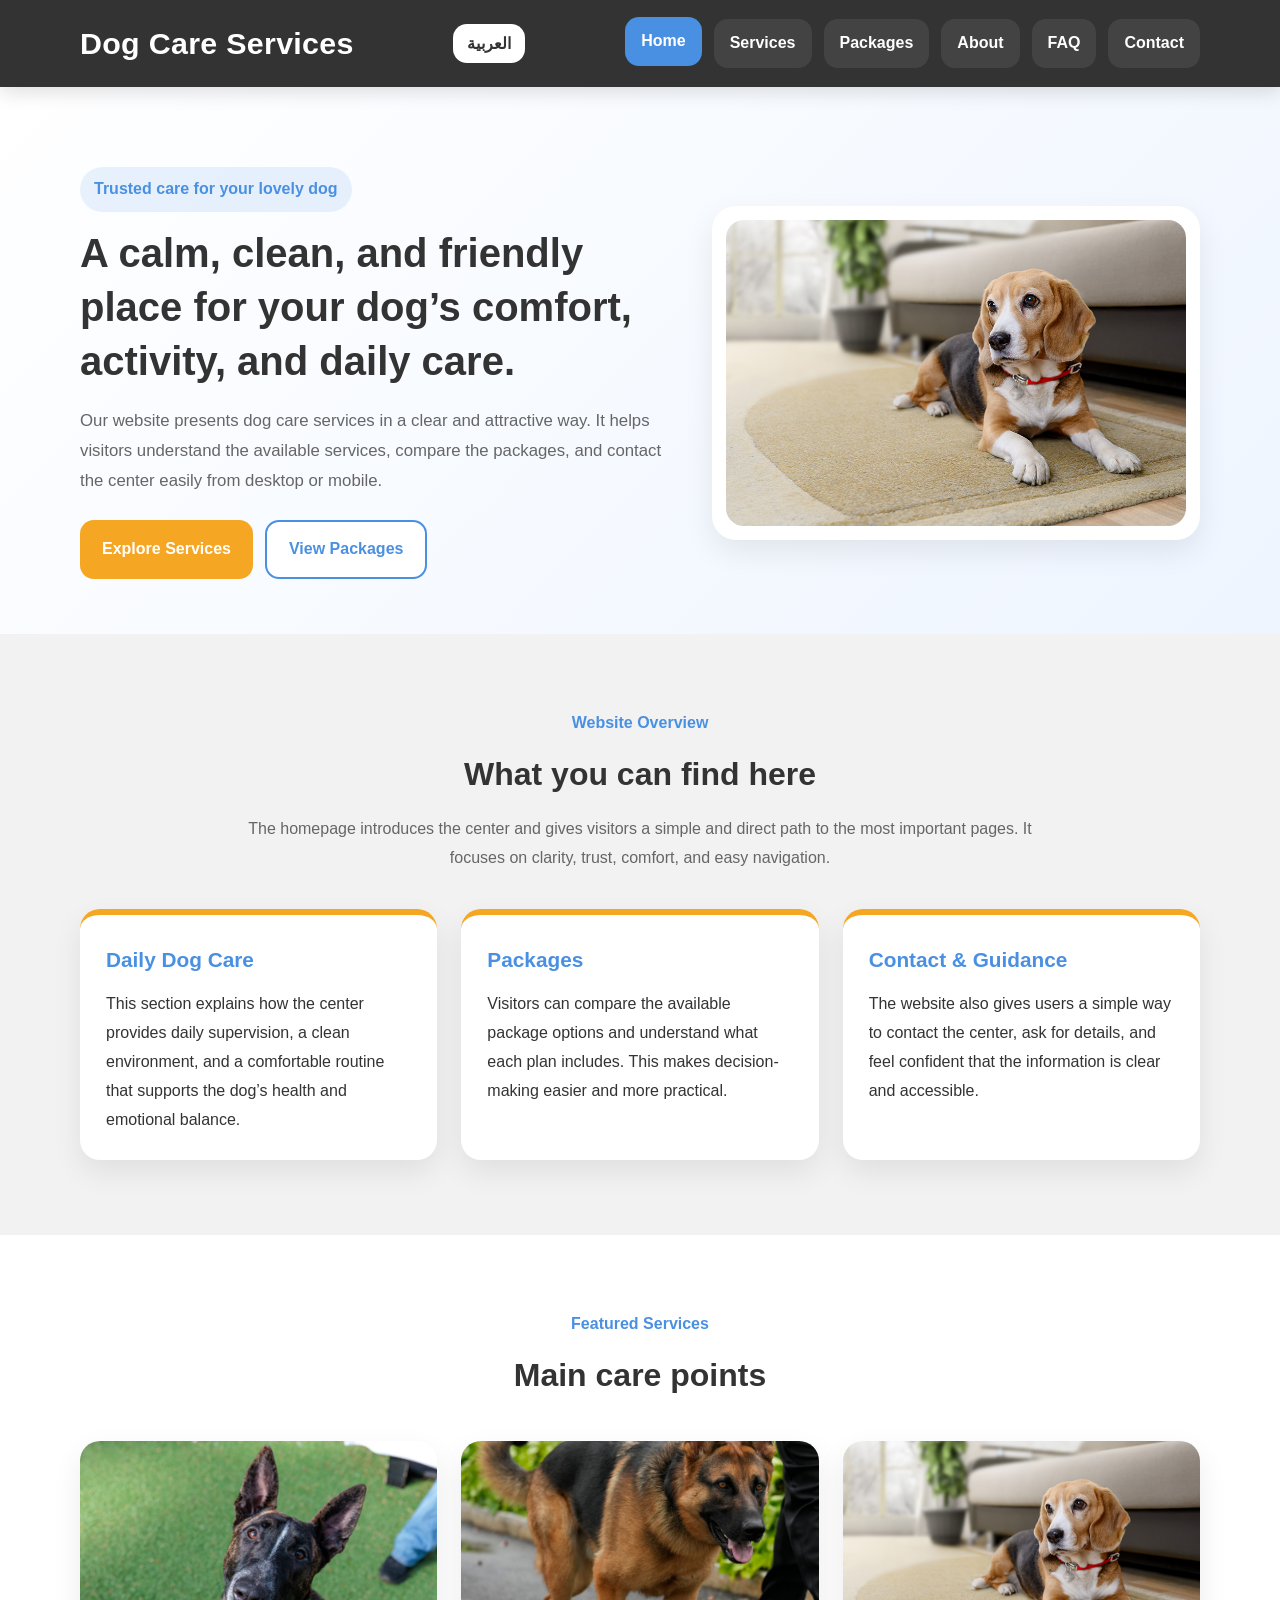
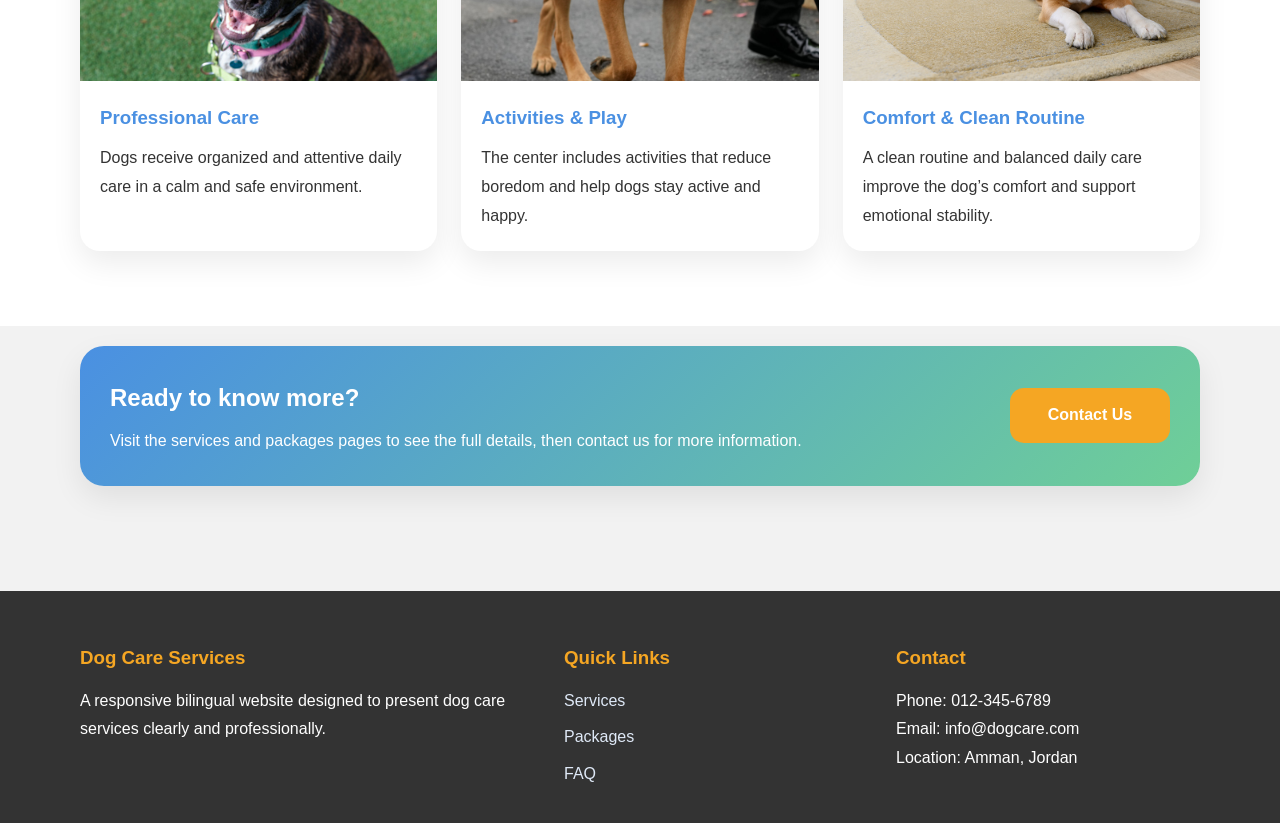
<file: dog-care-website v2/index.html>
<!DOCTYPE html>
<html lang="en" dir="ltr">
<head>
  <meta charset="UTF-8" />
  <meta name="viewport" content="width=device-width, initial-scale=1.0" />
  <title>Dog Care Services - Home</title>
  <link rel="stylesheet" href="css/style.css" />
</head>
<body data-title-en="Dog Care Services - Home" data-title-ar="خدمات رعاية الكلاب - الرئيسية">

  <header class="site-header">
    <div class="container header-wrap">
      <a href="index.html" class="brand" data-en="Dog Care Services" data-ar="خدمات رعاية الكلاب">Dog Care Services</a>

      <div class="header-actions">
        <button class="lang-btn" id="lang-toggle" type="button">العربية</button>
        <button class="menu-btn" id="menu-toggle" type="button">☰</button>
      </div>

      <nav class="site-nav" id="nav-menu">
        <a href="index.html" class="active" data-en="Home" data-ar="الرئيسية">Home</a>
        <a href="services.html" data-en="Services" data-ar="الخدمات">Services</a>
        <a href="packages.html" data-en="Packages" data-ar="الحزم">Packages</a>
        <a href="about.html" data-en="About" data-ar="عن الشركة">About</a>
        <a href="faq.html" data-en="FAQ" data-ar="الأسئلة الشائعة">FAQ</a>
        <a href="contact.html" data-en="Contact" data-ar="تواصل معنا">Contact</a>
      </nav>
    </div>
  </header>

  <main>
    <section class="hero-section">
      <div class="container hero-grid">
        <div class="hero-text">
          <span class="eyebrow" data-en="Trusted care for your lovely dog" data-ar="رعاية موثوقة لكلبك العزيز">Trusted care for your lovely dog</span>
          <h1 data-en="A calm, clean, and friendly place for your dog’s comfort, activity, and daily care." data-ar="مكان هادئ ونظيف وودود لراحة كلبك ونشاطه ورعايته اليومية.">
            A calm, clean, and friendly place for your dog’s comfort, activity, and daily care.
          </h1>
          <p data-en="Our website presents dog care services in a clear and attractive way. It helps visitors understand the available services, compare the packages, and contact the center easily from desktop or mobile." data-ar="يعرض موقعنا خدمات رعاية الكلاب بطريقة واضحة وجذابة. ويساعد الزائر على فهم الخدمات المتاحة، ومقارنة الحزم، والتواصل مع المركز بسهولة من الكمبيوتر أو الهاتف.">
            Our website presents dog care services in a clear and attractive way. It helps visitors understand the available services, compare the packages, and contact the center easily from desktop or mobile.
          </p>
          <div class="hero-buttons">
            <a class="primary-btn" href="services.html" data-en="Explore Services" data-ar="استكشف الخدمات">Explore Services</a>
            <a class="secondary-btn" href="packages.html" data-en="View Packages" data-ar="عرض الحزم">View Packages</a>
          </div>
        </div>

        <div class="hero-image-card">
          <img src="images/small-breeds-hero.png" alt="Dog hero image" />
        </div>
      </div>
    </section>

    <section class="section">
      <div class="container">
        <div class="section-heading">
          <span data-en="Website Overview" data-ar="نظرة عامة على الموقع">Website Overview</span>
          <h2 data-en="What you can find here" data-ar="ماذا يمكنك أن تجد هنا">What you can find here</h2>
          <p data-en="The homepage introduces the center and gives visitors a simple and direct path to the most important pages. It focuses on clarity, trust, comfort, and easy navigation." data-ar="تقدم الصفحة الرئيسية المركز وتمنح الزائر مسارًا بسيطًا ومباشرًا إلى أهم الصفحات. وتركز على الوضوح والثقة والراحة وسهولة التنقل.">
            The homepage introduces the center and gives visitors a simple and direct path to the most important pages. It focuses on clarity, trust, comfort, and easy navigation.
          </p>
        </div>

        <div class="card-grid three-cols">
          <article class="info-card">
            <h3 data-en="Daily Dog Care" data-ar="الرعاية اليومية للكلاب">Daily Dog Care</h3>
            <p data-en="This section explains how the center provides daily supervision, a clean environment, and a comfortable routine that supports the dog’s health and emotional balance." data-ar="يوضح هذا القسم كيف يوفر المركز الإشراف اليومي، والبيئة النظيفة، والروتين المريح الذي يدعم صحة الكلب وتوازنه النفسي.">
              This section explains how the center provides daily supervision, a clean environment, and a comfortable routine that supports the dog’s health and emotional balance.
            </p>
          </article>

          <article class="info-card">
            <h3 data-en="Packages" data-ar="الحزم">Packages</h3>
            <p data-en="Visitors can compare the available package options and understand what each plan includes. This makes decision-making easier and more practical." data-ar="يمكن للزائر مقارنة خيارات الحزم المتاحة وفهم ما تتضمنه كل خطة. وهذا يجعل اتخاذ القرار أسهل وأكثر عملية.">
              Visitors can compare the available package options and understand what each plan includes. This makes decision-making easier and more practical.
            </p>
          </article>

          <article class="info-card">
            <h3 data-en="Contact & Guidance" data-ar="التواصل والإرشاد">Contact & Guidance</h3>
            <p data-en="The website also gives users a simple way to contact the center, ask for details, and feel confident that the information is clear and accessible." data-ar="كما يمنح الموقع المستخدم طريقة بسيطة للتواصل مع المركز وطلب التفاصيل والشعور بالثقة في أن المعلومات واضحة وسهلة الوصول.">
              The website also gives users a simple way to contact the center, ask for details, and feel confident that the information is clear and accessible.
            </p>
          </article>
        </div>
      </div>
    </section>

    <section class="section alt-bg">
      <div class="container">
        <div class="section-heading">
          <span data-en="Featured Services" data-ar="الخدمات المميزة">Featured Services</span>
          <h2 data-en="Main care points" data-ar="أهم نقاط الرعاية">Main care points</h2>
        </div>

        <div class="service-highlight-grid">
          <article class="image-card">
            <img src="images/7a36758b-779e-4fc8-817e-d73d545b0ef6.png" alt="Professional care" />
            <div class="image-card-text">
              <h3 data-en="Professional Care" data-ar="رعاية احترافية">Professional Care</h3>
              <p data-en="Dogs receive organized and attentive daily care in a calm and safe environment." data-ar="تتلقى الكلاب رعاية يومية منظمة ومهتمة داخل بيئة هادئة وآمنة.">
                Dogs receive organized and attentive daily care in a calm and safe environment.
              </p>
            </div>
          </article>

          <article class="image-card">
            <img src="images/dog-activity.png" alt="Dog activity" />
            <div class="image-card-text">
              <h3 data-en="Activities & Play" data-ar="الأنشطة واللعب">Activities & Play</h3>
              <p data-en="The center includes activities that reduce boredom and help dogs stay active and happy." data-ar="يتضمن المركز أنشطة تقلل الملل وتساعد الكلاب على البقاء نشيطة وسعيدة.">
                The center includes activities that reduce boredom and help dogs stay active and happy.
              </p>
            </div>
          </article>

          <article class="image-card">
            <img src="images/small-breeds-hero.png" alt="Dog comfort" />
            <div class="image-card-text">
              <h3 data-en="Comfort & Clean Routine" data-ar="الراحة والروتين النظيف">Comfort & Clean Routine</h3>
              <p data-en="A clean routine and balanced daily care improve the dog’s comfort and support emotional stability." data-ar="يساعد الروتين النظيف والرعاية اليومية المتوازنة على تحسين راحة الكلب ودعم استقراره النفسي.">
                A clean routine and balanced daily care improve the dog’s comfort and support emotional stability.
              </p>
            </div>
          </article>
        </div>
      </div>
    </section>

    <section class="cta-section">
      <div class="container cta-box">
        <div>
          <h2 data-en="Ready to know more?" data-ar="هل أنت جاهز لمعرفة المزيد؟">Ready to know more?</h2>
          <p data-en="Visit the services and packages pages to see the full details, then contact us for more information." data-ar="انتقل إلى صفحات الخدمات والحزم للاطلاع على التفاصيل الكاملة، ثم تواصل معنا لمزيد من المعلومات.">
            Visit the services and packages pages to see the full details, then contact us for more information.
          </p>
        </div>
        <a href="contact.html" class="primary-btn" data-en="Contact Us" data-ar="تواصل معنا">Contact Us</a>
      </div>
    </section>
  </main>

  <footer class="site-footer">
    <div class="container footer-grid">
      <div>
        <h3 data-en="Dog Care Services" data-ar="خدمات رعاية الكلاب">Dog Care Services</h3>
        <p data-en="A responsive bilingual website designed to present dog care services clearly and professionally." data-ar="موقع ثنائي اللغة ومتجاوب صُمم لعرض خدمات رعاية الكلاب بطريقة واضحة واحترافية.">
          A responsive bilingual website designed to present dog care services clearly and professionally.
        </p>
      </div>
      <div>
        <h3 data-en="Quick Links" data-ar="روابط سريعة">Quick Links</h3>
        <ul class="footer-links">
          <li><a href="services.html" data-en="Services" data-ar="الخدمات">Services</a></li>
          <li><a href="packages.html" data-en="Packages" data-ar="الحزم">Packages</a></li>
          <li><a href="faq.html" data-en="FAQ" data-ar="الأسئلة الشائعة">FAQ</a></li>
        </ul>
      </div>
      <div>
        <h3 data-en="Contact" data-ar="التواصل">Contact</h3>
        <p data-en="Phone: 012-345-6789" data-ar="الهاتف: 012-345-6789">Phone: 012-345-6789</p>
        <p data-en="Email: info@dogcare.com" data-ar="البريد: info@dogcare.com">Email: info@dogcare.com</p>
        <p data-en="Location: Amman, Jordan" data-ar="الموقع: عمّان، الأردن">Location: Amman, Jordan</p>
      </div>
    </div>
  </footer>

  <script src="js/script.js"></script>
</body>
</html>
</file>
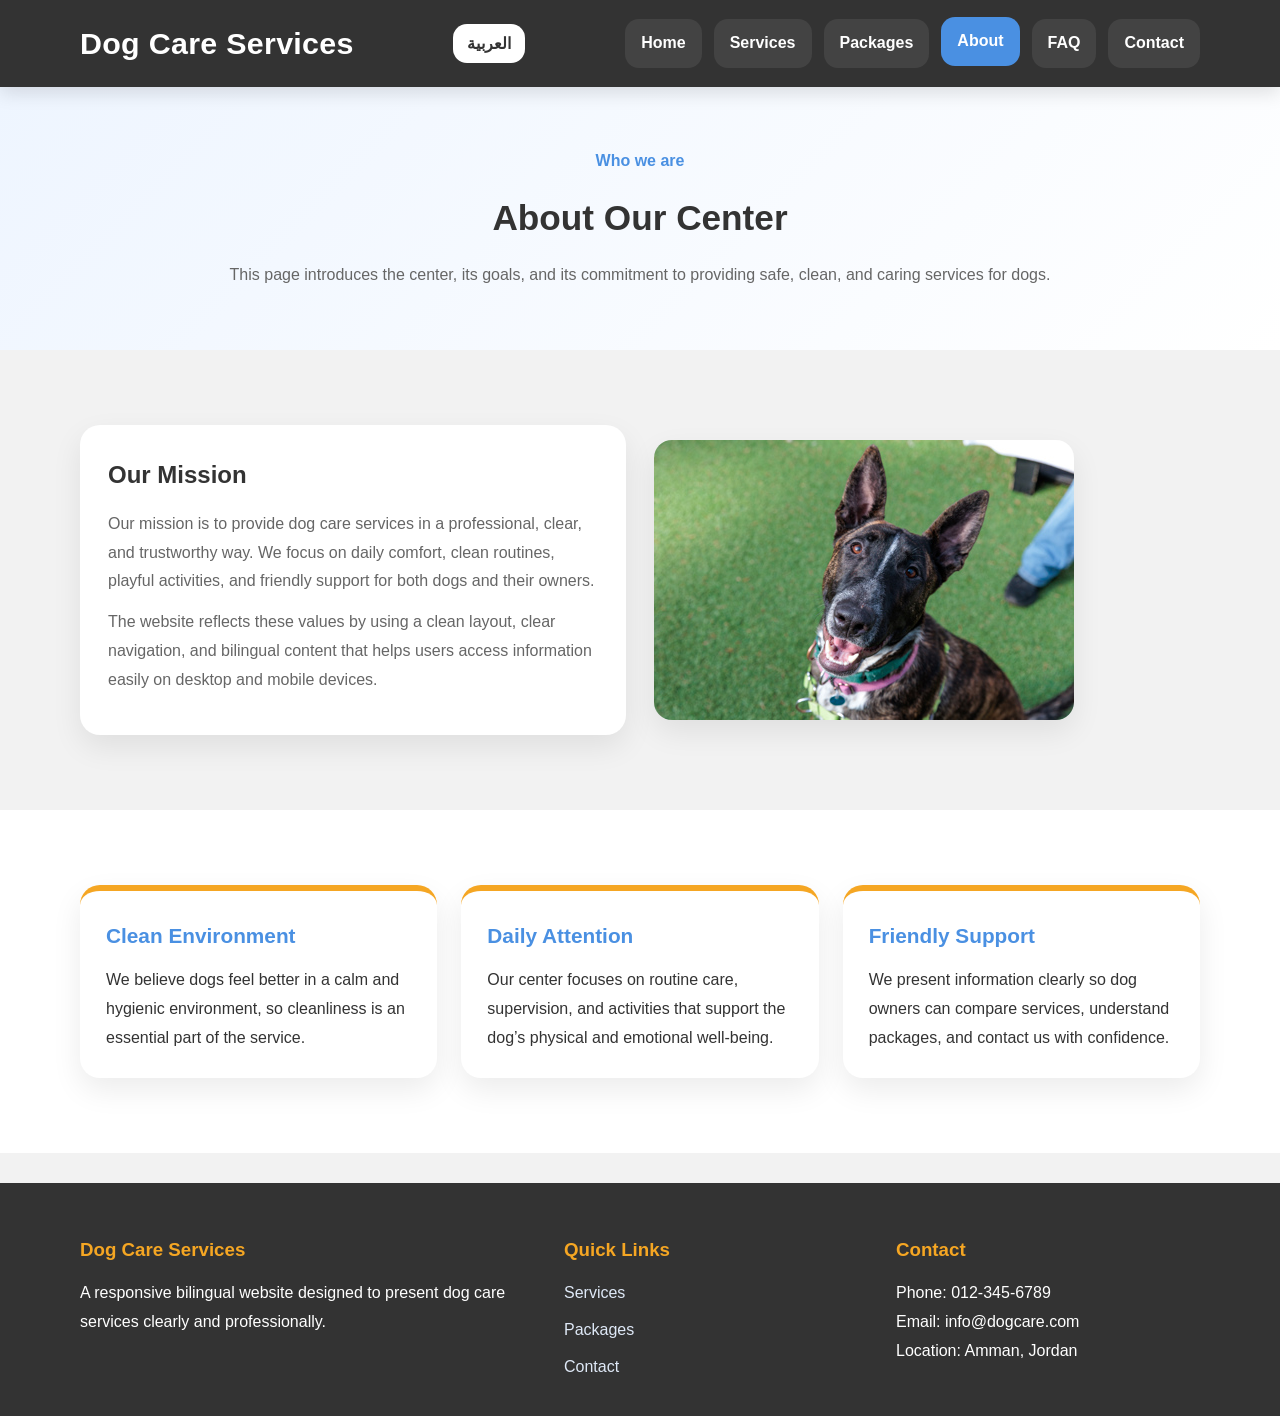
<file: dog-care-website v2/about.html>
<!DOCTYPE html>
<html lang="en" dir="ltr">
<head>
  <meta charset="UTF-8" />
  <meta name="viewport" content="width=device-width, initial-scale=1.0" />
  <title>Dog Care Services - About</title>
  <link rel="stylesheet" href="css/style.css" />
</head>
<body data-title-en="Dog Care Services - About" data-title-ar="خدمات رعاية الكلاب - عن الشركة">

  <header class="site-header">
    <div class="container header-wrap">
      <a href="index.html" class="brand" data-en="Dog Care Services" data-ar="خدمات رعاية الكلاب">Dog Care Services</a>

      <div class="header-actions">
        <button class="lang-btn" id="lang-toggle" type="button">العربية</button>
        <button class="menu-btn" id="menu-toggle" type="button">☰</button>
      </div>

      <nav class="site-nav" id="nav-menu">
        <a href="index.html" data-en="Home" data-ar="الرئيسية">Home</a>
        <a href="services.html" data-en="Services" data-ar="الخدمات">Services</a>
        <a href="packages.html" data-en="Packages" data-ar="الحزم">Packages</a>
        <a href="about.html" class="active" data-en="About" data-ar="عن الشركة">About</a>
        <a href="faq.html" data-en="FAQ" data-ar="الأسئلة الشائعة">FAQ</a>
        <a href="contact.html" data-en="Contact" data-ar="تواصل معنا">Contact</a>
      </nav>
    </div>
  </header>

  <main>
    <section class="page-banner">
      <div class="container">
        <span data-en="Who we are" data-ar="من نحن">Who we are</span>
        <h1 data-en="About Our Center" data-ar="عن مركزنا">About Our Center</h1>
        <p data-en="This page introduces the center, its goals, and its commitment to providing safe, clean, and caring services for dogs." data-ar="تقدم هذه الصفحة المركز وأهدافه والتزامه بتوفير خدمات آمنة ونظيفة ومليئة بالعناية للكلاب.">
          This page introduces the center, its goals, and its commitment to providing safe, clean, and caring services for dogs.
        </p>
      </div>
    </section>

    <section class="section">
      <div class="container about-layout">
        <div class="about-card">
          <h2 data-en="Our Mission" data-ar="رسالتنا">Our Mission</h2>
          <p data-en="Our mission is to provide dog care services in a professional, clear, and trustworthy way. We focus on daily comfort, clean routines, playful activities, and friendly support for both dogs and their owners." data-ar="تتمثل رسالتنا في تقديم خدمات رعاية الكلاب بطريقة احترافية وواضحة وموثوقة. ونركز على الراحة اليومية، والروتين النظيف، والأنشطة الممتعة، والدعم الودود لكل من الكلاب وأصحابها.">
            Our mission is to provide dog care services in a professional, clear, and trustworthy way. We focus on daily comfort, clean routines, playful activities, and friendly support for both dogs and their owners.
          </p>

          <p data-en="The website reflects these values by using a clean layout, clear navigation, and bilingual content that helps users access information easily on desktop and mobile devices." data-ar="ويعكس الموقع هذه القيم من خلال تصميم نظيف، وتنقل واضح، ومحتوى ثنائي اللغة يساعد المستخدمين على الوصول إلى المعلومات بسهولة على أجهزة الكمبيوتر والهواتف.">
            The website reflects these values by using a clean layout, clear navigation, and bilingual content that helps users access information easily on desktop and mobile devices.
          </p>
        </div>

        <div class="about-image">
          <img src="images/7a36758b-779e-4fc8-817e-d73d545b0ef6.png" alt="About dog care center" />
        </div>
      </div>
    </section>

    <section class="section alt-bg">
      <div class="container three-cols card-grid">
        <article class="info-card">
          <h3 data-en="Clean Environment" data-ar="بيئة نظيفة">Clean Environment</h3>
          <p data-en="We believe dogs feel better in a calm and hygienic environment, so cleanliness is an essential part of the service." data-ar="نؤمن بأن الكلاب تشعر براحة أكبر في بيئة هادئة ونظيفة، لذلك تعد النظافة جزءًا أساسيًا من الخدمة.">
            We believe dogs feel better in a calm and hygienic environment, so cleanliness is an essential part of the service.
          </p>
        </article>

        <article class="info-card">
          <h3 data-en="Daily Attention" data-ar="اهتمام يومي">Daily Attention</h3>
          <p data-en="Our center focuses on routine care, supervision, and activities that support the dog’s physical and emotional well-being." data-ar="يركز مركزنا على الرعاية الروتينية، والإشراف، والأنشطة التي تدعم راحة الكلب الجسدية والنفسية.">
            Our center focuses on routine care, supervision, and activities that support the dog’s physical and emotional well-being.
          </p>
        </article>

        <article class="info-card">
          <h3 data-en="Friendly Support" data-ar="دعم ودود">Friendly Support</h3>
          <p data-en="We present information clearly so dog owners can compare services, understand packages, and contact us with confidence." data-ar="نعرض المعلومات بوضوح حتى يتمكن أصحاب الكلاب من مقارنة الخدمات وفهم الحزم والتواصل معنا بثقة.">
            We present information clearly so dog owners can compare services, understand packages, and contact us with confidence.
          </p>
        </article>
      </div>
    </section>
  </main>

  <footer class="site-footer">
    <div class="container footer-grid">
      <div>
        <h3 data-en="Dog Care Services" data-ar="خدمات رعاية الكلاب">Dog Care Services</h3>
        <p data-en="A responsive bilingual website designed to present dog care services clearly and professionally." data-ar="موقع ثنائي اللغة ومتجاوب صُمم لعرض خدمات رعاية الكلاب بطريقة واضحة واحترافية.">
          A responsive bilingual website designed to present dog care services clearly and professionally.
        </p>
      </div>
      <div>
        <h3 data-en="Quick Links" data-ar="روابط سريعة">Quick Links</h3>
        <ul class="footer-links">
          <li><a href="services.html" data-en="Services" data-ar="الخدمات">Services</a></li>
          <li><a href="packages.html" data-en="Packages" data-ar="الحزم">Packages</a></li>
          <li><a href="contact.html" data-en="Contact" data-ar="تواصل معنا">Contact</a></li>
        </ul>
      </div>
      <div>
        <h3 data-en="Contact" data-ar="التواصل">Contact</h3>
        <p data-en="Phone: 012-345-6789" data-ar="الهاتف: 012-345-6789">Phone: 012-345-6789</p>
        <p data-en="Email: info@dogcare.com" data-ar="البريد: info@dogcare.com">Email: info@dogcare.com</p>
        <p data-en="Location: Amman, Jordan" data-ar="الموقع: عمّان، الأردن">Location: Amman, Jordan</p>
      </div>
    </div>
  </footer>

  <script src="js/script.js"></script>
</body>
</html>
</file>
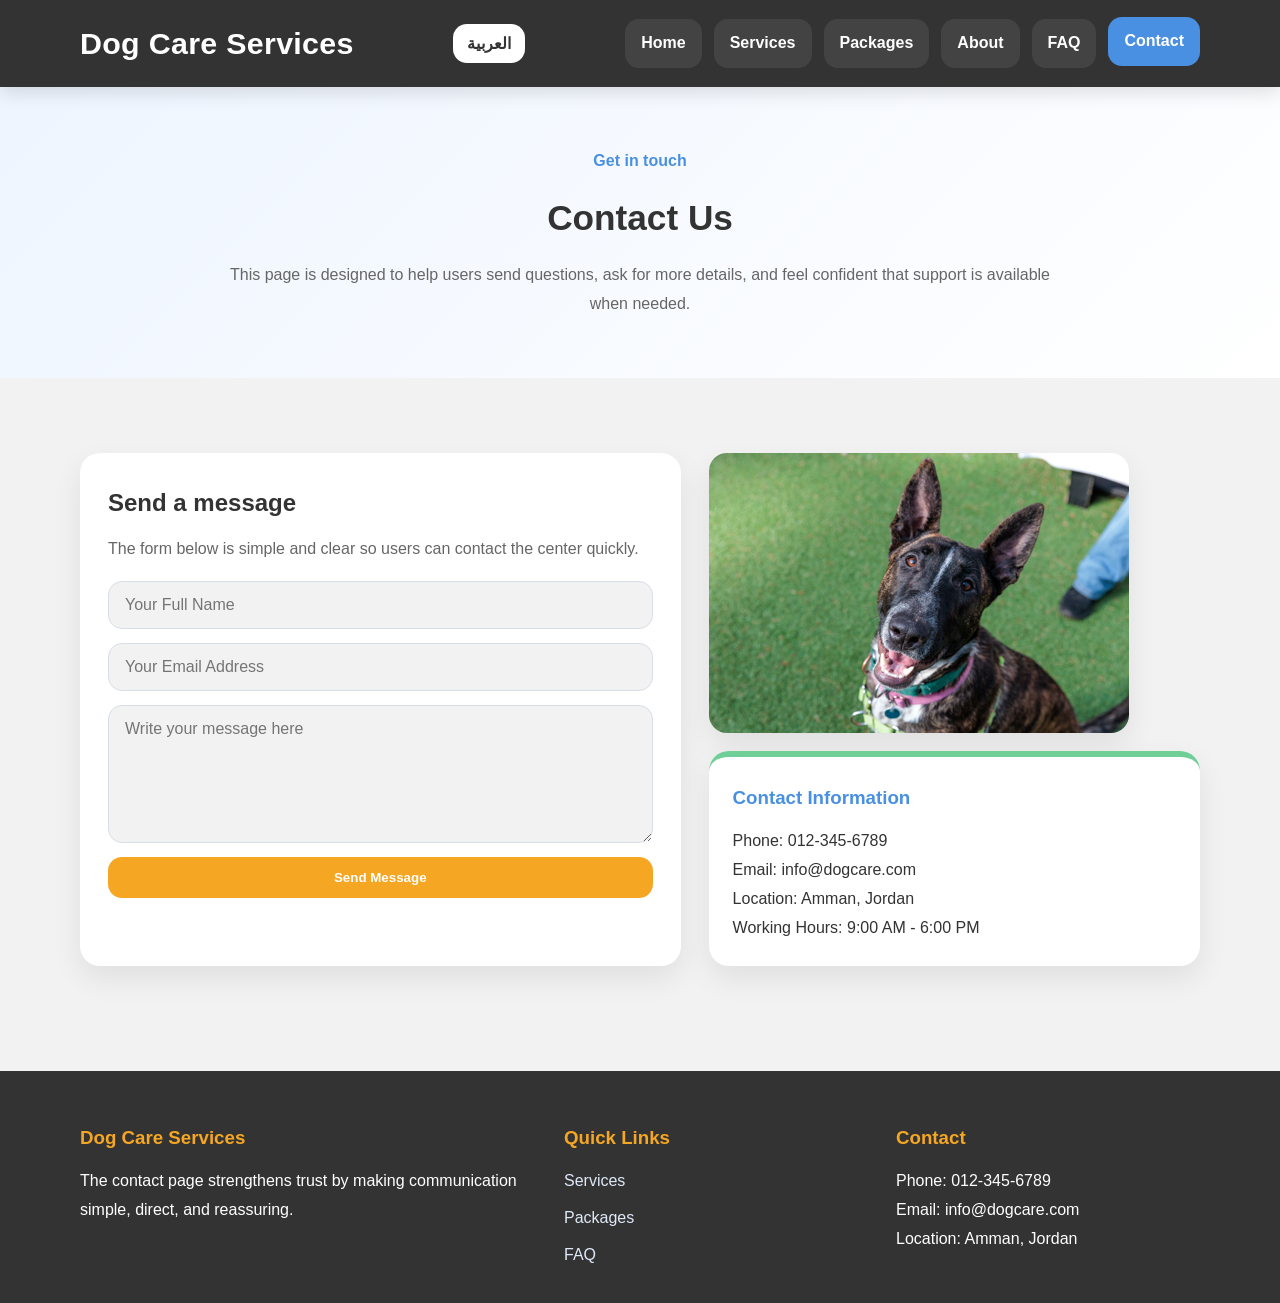
<file: dog-care-website v2/contact.html>
<!DOCTYPE html>
<html lang="en" dir="ltr">
<head>
  <meta charset="UTF-8" />
  <meta name="viewport" content="width=device-width, initial-scale=1.0" />
  <title>Dog Care Services - Contact</title>
  <link rel="stylesheet" href="css/style.css" />
</head>
<body data-title-en="Dog Care Services - Contact" data-title-ar="خدمات رعاية الكلاب - تواصل معنا">

  <header class="site-header">
    <div class="container header-wrap">
      <a href="index.html" class="brand" data-en="Dog Care Services" data-ar="خدمات رعاية الكلاب">Dog Care Services</a>
      <div class="header-actions">
        <button class="lang-btn" id="lang-toggle" type="button">العربية</button>
        <button class="menu-btn" id="menu-toggle" type="button">☰</button>
      </div>
      <nav class="site-nav" id="nav-menu">
        <a href="index.html" data-en="Home" data-ar="الرئيسية">Home</a>
        <a href="services.html" data-en="Services" data-ar="الخدمات">Services</a>
        <a href="packages.html" data-en="Packages" data-ar="الحزم">Packages</a>
        <a href="about.html" data-en="About" data-ar="عن الشركة">About</a>
        <a href="faq.html" data-en="FAQ" data-ar="الأسئلة الشائعة">FAQ</a>
        <a href="contact.html" class="active" data-en="Contact" data-ar="تواصل معنا">Contact</a>
      </nav>
    </div>
  </header>

  <main>
    <section class="page-banner">
      <div class="container">
        <span data-en="Get in touch" data-ar="ابقَ على تواصل">Get in touch</span>
        <h1 data-en="Contact Us" data-ar="تواصل معنا">Contact Us</h1>
        <p data-en="This page is designed to help users send questions, ask for more details, and feel confident that support is available when needed." data-ar="صُممت هذه الصفحة لمساعدة المستخدم على إرسال الاستفسارات وطلب مزيد من التفاصيل والشعور بالثقة في وجود دعم عند الحاجة.">
          This page is designed to help users send questions, ask for more details, and feel confident that support is available when needed.
        </p>
      </div>
    </section>

    <section class="section">
      <div class="container contact-layout">
        <div class="contact-box">
          <h2 data-en="Send a message" data-ar="أرسل رسالة">Send a message</h2>
          <p data-en="The form below is simple and clear so users can contact the center quickly." data-ar="النموذج أدناه بسيط وواضح حتى يتمكن المستخدم من التواصل مع المركز بسرعة.">
            The form below is simple and clear so users can contact the center quickly.
          </p>

          <form class="contact-form">
            <input type="text" placeholder="Your Full Name" data-i18n-placeholder="true" data-en="Your Full Name" data-ar="الاسم الكامل" required />
            <input type="email" placeholder="Your Email Address" data-i18n-placeholder="true" data-en="Your Email Address" data-ar="البريد الإلكتروني" required />
            <textarea rows="6" placeholder="Write your message here" data-i18n-placeholder="true" data-en="Write your message here" data-ar="اكتب رسالتك هنا" required></textarea>
            <button type="submit" class="primary-btn" data-en="Send Message" data-ar="إرسال الرسالة">Send Message</button>
          </form>
        </div>

        <div class="contact-side">
          <div class="contact-image">
            <img src="images/7a36758b-779e-4fc8-817e-d73d545b0ef6.png" alt="Contact dog" />
          </div>

          <div class="contact-info-card">
            <h3 data-en="Contact Information" data-ar="معلومات التواصل">Contact Information</h3>
            <p data-en="Phone: 012-345-6789" data-ar="الهاتف: 012-345-6789">Phone: 012-345-6789</p>
            <p data-en="Email: info@dogcare.com" data-ar="البريد: info@dogcare.com">Email: info@dogcare.com</p>
            <p data-en="Location: Amman, Jordan" data-ar="الموقع: عمّان، الأردن">Location: Amman, Jordan</p>
            <p data-en="Working Hours: 9:00 AM - 6:00 PM" data-ar="ساعات العمل: 9:00 صباحًا - 6:00 مساءً">Working Hours: 9:00 AM - 6:00 PM</p>
          </div>
        </div>
      </div>
    </section>
  </main>

  <footer class="site-footer">
    <div class="container footer-grid">
      <div>
        <h3 data-en="Dog Care Services" data-ar="خدمات رعاية الكلاب">Dog Care Services</h3>
        <p data-en="The contact page strengthens trust by making communication simple, direct, and reassuring." data-ar="تعزز صفحة التواصل الثقة من خلال جعل الاتصال بسيطًا ومباشرًا ومطمئنًا.">
          The contact page strengthens trust by making communication simple, direct, and reassuring.
        </p>
      </div>
      <div>
        <h3 data-en="Quick Links" data-ar="روابط سريعة">Quick Links</h3>
        <ul class="footer-links">
          <li><a href="services.html" data-en="Services" data-ar="الخدمات">Services</a></li>
          <li><a href="packages.html" data-en="Packages" data-ar="الحزم">Packages</a></li>
          <li><a href="faq.html" data-en="FAQ" data-ar="الأسئلة الشائعة">FAQ</a></li>
        </ul>
      </div>
      <div>
        <h3 data-en="Contact" data-ar="التواصل">Contact</h3>
        <p data-en="Phone: 012-345-6789" data-ar="الهاتف: 012-345-6789">Phone: 012-345-6789</p>
        <p data-en="Email: info@dogcare.com" data-ar="البريد: info@dogcare.com">Email: info@dogcare.com</p>
        <p data-en="Location: Amman, Jordan" data-ar="الموقع: عمّان، الأردن">Location: Amman, Jordan</p>
      </div>
    </div>
  </footer>

  <script src="js/script.js"></script>
</body>
</html>
</file>
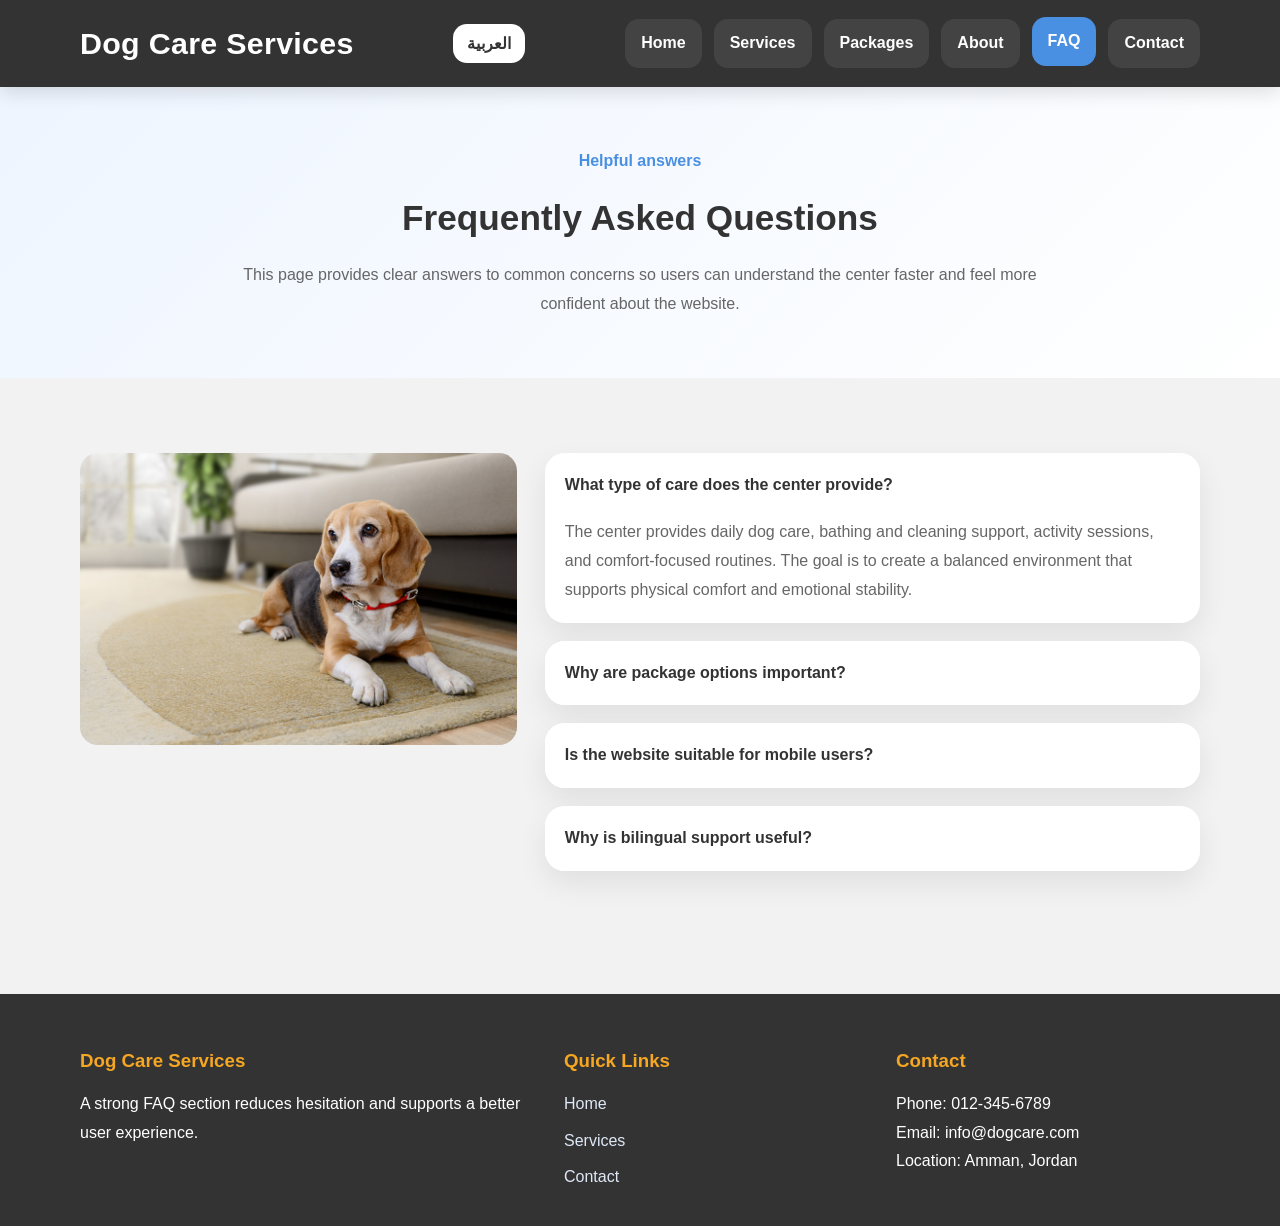
<file: dog-care-website v2/faq.html>
<!DOCTYPE html>
<html lang="en" dir="ltr">
<head>
  <meta charset="UTF-8" />
  <meta name="viewport" content="width=device-width, initial-scale=1.0" />
  <title>Dog Care Services - FAQ</title>
  <link rel="stylesheet" href="css/style.css" />
</head>
<body data-title-en="Dog Care Services - FAQ" data-title-ar="خدمات رعاية الكلاب - الأسئلة الشائعة">

  <header class="site-header">
    <div class="container header-wrap">
      <a href="index.html" class="brand" data-en="Dog Care Services" data-ar="خدمات رعاية الكلاب">Dog Care Services</a>
      <div class="header-actions">
        <button class="lang-btn" id="lang-toggle" type="button">العربية</button>
        <button class="menu-btn" id="menu-toggle" type="button">☰</button>
      </div>
      <nav class="site-nav" id="nav-menu">
        <a href="index.html" data-en="Home" data-ar="الرئيسية">Home</a>
        <a href="services.html" data-en="Services" data-ar="الخدمات">Services</a>
        <a href="packages.html" data-en="Packages" data-ar="الحزم">Packages</a>
        <a href="about.html" data-en="About" data-ar="عن الشركة">About</a>
        <a href="faq.html" class="active" data-en="FAQ" data-ar="الأسئلة الشائعة">FAQ</a>
        <a href="contact.html" data-en="Contact" data-ar="تواصل معنا">Contact</a>
      </nav>
    </div>
  </header>

  <main>
    <section class="page-banner">
      <div class="container">
        <span data-en="Helpful answers" data-ar="إجابات مفيدة">Helpful answers</span>
        <h1 data-en="Frequently Asked Questions" data-ar="الأسئلة الشائعة">Frequently Asked Questions</h1>
        <p data-en="This page provides clear answers to common concerns so users can understand the center faster and feel more confident about the website." data-ar="تقدم هذه الصفحة إجابات واضحة عن الأسئلة الشائعة حتى يفهم المستخدم المركز بسرعة أكبر ويشعر بمزيد من الثقة تجاه الموقع.">
          This page provides clear answers to common concerns so users can understand the center faster and feel more confident about the website.
        </p>
      </div>
    </section>

    <section class="section">
      <div class="container faq-layout">
        <div class="faq-image">
          <img src="images/small-breeds-hero.png" alt="FAQ dog" />
        </div>

        <div class="faq-list">
          <details class="faq-item" open>
            <summary data-en="What type of care does the center provide?" data-ar="ما نوع الرعاية التي يقدمها المركز؟">What type of care does the center provide?</summary>
            <p data-en="The center provides daily dog care, bathing and cleaning support, activity sessions, and comfort-focused routines. The goal is to create a balanced environment that supports physical comfort and emotional stability." data-ar="يقدم المركز الرعاية اليومية للكلاب، ودعم الاستحمام والتنظيف، وجلسات النشاط، والروتين الذي يركز على الراحة. والهدف هو إنشاء بيئة متوازنة تدعم الراحة الجسدية والاستقرار النفسي.">
              The center provides daily dog care, bathing and cleaning support, activity sessions, and comfort-focused routines. The goal is to create a balanced environment that supports physical comfort and emotional stability.
            </p>
          </details>

          <details class="faq-item">
            <summary data-en="Why are package options important?" data-ar="لماذا تُعد خيارات الحزم مهمة؟">Why are package options important?</summary>
            <p data-en="Package options help users compare service levels and decide what suits them best. This makes the website more practical because it turns general information into organized choices." data-ar="تساعد خيارات الحزم المستخدم على مقارنة مستويات الخدمة واتخاذ القرار الأنسب له. وهذا يجعل الموقع أكثر عملية لأنه يحول المعلومات العامة إلى خيارات منظمة.">
              Package options help users compare service levels and decide what suits them best. This makes the website more practical because it turns general information into organized choices.
            </p>
          </details>

          <details class="faq-item">
            <summary data-en="Is the website suitable for mobile users?" data-ar="هل الموقع مناسب لمستخدمي الهاتف؟">Is the website suitable for mobile users?</summary>
            <p data-en="Yes. The layout is responsive, so sections adapt to smaller screens, buttons remain easy to use, and the mobile menu keeps the layout clean and readable." data-ar="نعم. فالتصميم متجاوب، لذلك تتكيف الأقسام مع الشاشات الصغيرة، وتبقى الأزرار سهلة الاستخدام، وتحافظ قائمة الهاتف على نظافة التصميم ووضوحه.">
              Yes. The layout is responsive, so sections adapt to smaller screens, buttons remain easy to use, and the mobile menu keeps the layout clean and readable.
            </p>
          </details>

          <details class="faq-item">
            <summary data-en="Why is bilingual support useful?" data-ar="لماذا يُعد دعم اللغتين مفيدًا؟">Why is bilingual support useful?</summary>
            <p data-en="Bilingual support makes the website easier to use for different visitors. It also reflects professionalism and helps present the same information clearly in both English and Arabic." data-ar="يجعل دعم اللغتين الموقع أسهل في الاستخدام لمستخدمين مختلفين. كما يعكس الاحترافية ويساعد على عرض المعلومات نفسها بوضوح بالإنجليزية والعربية.">
              Bilingual support makes the website easier to use for different visitors. It also reflects professionalism and helps present the same information clearly in both English and Arabic.
            </p>
          </details>
        </div>
      </div>
    </section>
  </main>

  <footer class="site-footer">
    <div class="container footer-grid">
      <div>
        <h3 data-en="Dog Care Services" data-ar="خدمات رعاية الكلاب">Dog Care Services</h3>
        <p data-en="A strong FAQ section reduces hesitation and supports a better user experience." data-ar="يساعد قسم الأسئلة الشائعة القوي على تقليل التردد وتحسين تجربة المستخدم.">
          A strong FAQ section reduces hesitation and supports a better user experience.
        </p>
      </div>
      <div>
        <h3 data-en="Quick Links" data-ar="روابط سريعة">Quick Links</h3>
        <ul class="footer-links">
          <li><a href="index.html" data-en="Home" data-ar="الرئيسية">Home</a></li>
          <li><a href="services.html" data-en="Services" data-ar="الخدمات">Services</a></li>
          <li><a href="contact.html" data-en="Contact" data-ar="تواصل معنا">Contact</a></li>
        </ul>
      </div>
      <div>
        <h3 data-en="Contact" data-ar="التواصل">Contact</h3>
        <p data-en="Phone: 012-345-6789" data-ar="الهاتف: 012-345-6789">Phone: 012-345-6789</p>
        <p data-en="Email: info@dogcare.com" data-ar="البريد: info@dogcare.com">Email: info@dogcare.com</p>
        <p data-en="Location: Amman, Jordan" data-ar="الموقع: عمّان، الأردن">Location: Amman, Jordan</p>
      </div>
    </div>
  </footer>

  <script src="js/script.js"></script>
</body>
</html>
</file>
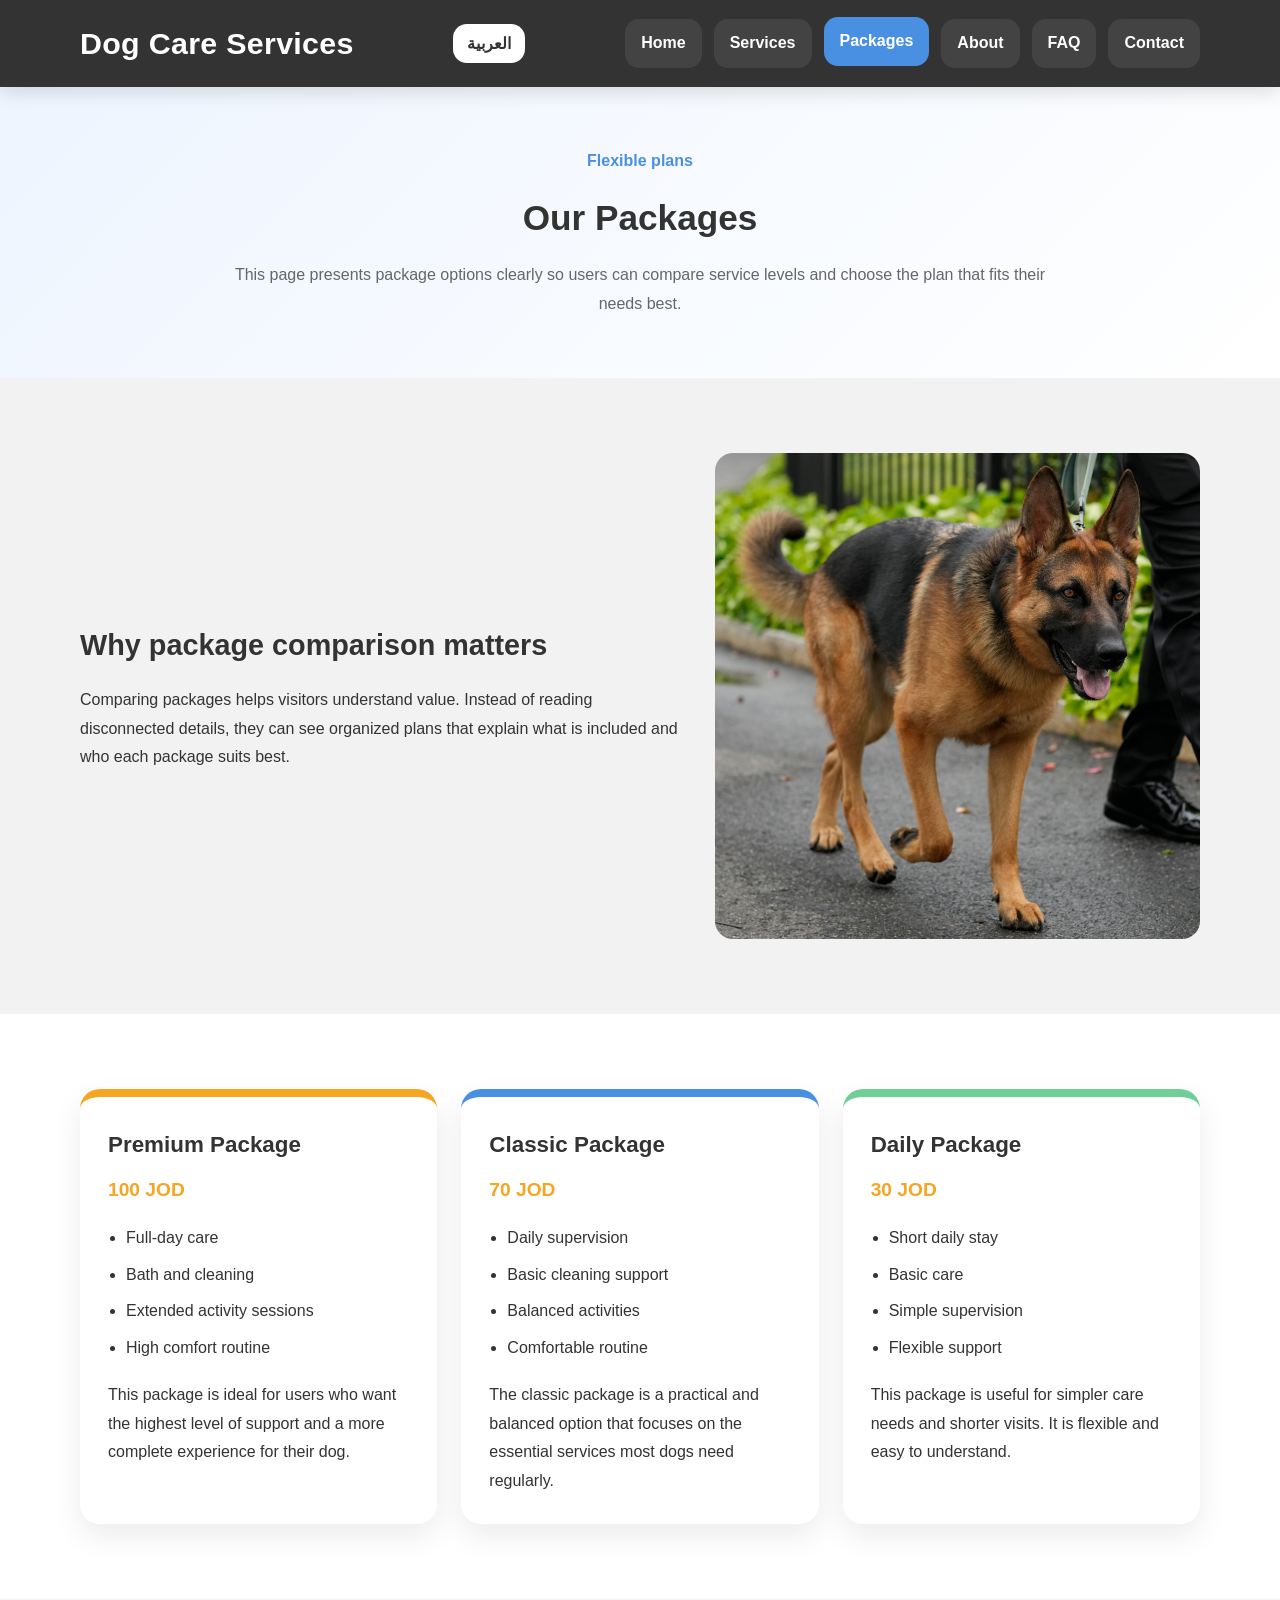
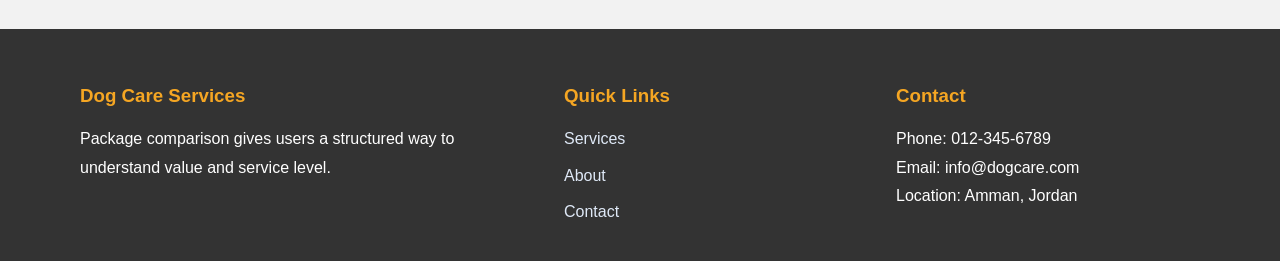
<file: dog-care-website v2/packages.html>
<!DOCTYPE html>
<html lang="en" dir="ltr">
<head>
  <meta charset="UTF-8" />
  <meta name="viewport" content="width=device-width, initial-scale=1.0" />
  <title>Dog Care Services - Packages</title>
  <link rel="stylesheet" href="css/style.css" />
</head>
<body data-title-en="Dog Care Services - Packages" data-title-ar="خدمات رعاية الكلاب - الحزم">

  <header class="site-header">
    <div class="container header-wrap">
      <a href="index.html" class="brand" data-en="Dog Care Services" data-ar="خدمات رعاية الكلاب">Dog Care Services</a>
      <div class="header-actions">
        <button class="lang-btn" id="lang-toggle" type="button">العربية</button>
        <button class="menu-btn" id="menu-toggle" type="button">☰</button>
      </div>
      <nav class="site-nav" id="nav-menu">
        <a href="index.html" data-en="Home" data-ar="الرئيسية">Home</a>
        <a href="services.html" data-en="Services" data-ar="الخدمات">Services</a>
        <a href="packages.html" class="active" data-en="Packages" data-ar="الحزم">Packages</a>
        <a href="about.html" data-en="About" data-ar="عن الشركة">About</a>
        <a href="faq.html" data-en="FAQ" data-ar="الأسئلة الشائعة">FAQ</a>
        <a href="contact.html" data-en="Contact" data-ar="تواصل معنا">Contact</a>
      </nav>
    </div>
  </header>

  <main>
    <section class="page-banner">
      <div class="container">
        <span data-en="Flexible plans" data-ar="خطط مرنة">Flexible plans</span>
        <h1 data-en="Our Packages" data-ar="حزمنا">Our Packages</h1>
        <p data-en="This page presents package options clearly so users can compare service levels and choose the plan that fits their needs best." data-ar="تعرض هذه الصفحة خيارات الحزم بوضوح حتى يتمكن المستخدم من مقارنة مستويات الخدمة واختيار الخطة الأنسب لاحتياجاته.">
          This page presents package options clearly so users can compare service levels and choose the plan that fits their needs best.
        </p>
      </div>
    </section>

    <section class="section">
      <div class="container package-top">
        <div class="package-top-text">
          <h2 data-en="Why package comparison matters" data-ar="لماذا تُعد مقارنة الحزم مهمة">Why package comparison matters</h2>
          <p data-en="Comparing packages helps visitors understand value. Instead of reading disconnected details, they can see organized plans that explain what is included and who each package suits best." data-ar="تساعد مقارنة الحزم الزائر على فهم القيمة. فبدلًا من قراءة تفاصيل متفرقة، يستطيع المستخدم رؤية خطط منظمة توضح ما تتضمنه كل حزمة ولمن تناسب أكثر.">
            Comparing packages helps visitors understand value. Instead of reading disconnected details, they can see organized plans that explain what is included and who each package suits best.
          </p>
        </div>
        <div class="package-top-image">
          <img src="images/dog-activity.png" alt="Package image" />
        </div>
      </div>
    </section>

    <section class="section alt-bg">
      <div class="container package-grid">
        <article class="package-card premium">
          <h3 data-en="Premium Package" data-ar="الحزمة المميزة">Premium Package</h3>
          <p class="package-price" data-en="100 JOD" data-ar="100 دينار">100 JOD</p>
          <ul>
            <li data-en="Full-day care" data-ar="رعاية كاملة طوال اليوم">Full-day care</li>
            <li data-en="Bath and cleaning" data-ar="الاستحمام والتنظيف">Bath and cleaning</li>
            <li data-en="Extended activity sessions" data-ar="جلسات نشاط ممتدة">Extended activity sessions</li>
            <li data-en="High comfort routine" data-ar="روتين عالي الراحة">High comfort routine</li>
          </ul>
          <p data-en="This package is ideal for users who want the highest level of support and a more complete experience for their dog." data-ar="هذه الحزمة مثالية للمستخدم الذي يريد أعلى مستوى من الدعم وتجربة أكثر شمولًا لكلبه.">
            This package is ideal for users who want the highest level of support and a more complete experience for their dog.
          </p>
        </article>

        <article class="package-card classic">
          <h3 data-en="Classic Package" data-ar="الحزمة الكلاسيكية">Classic Package</h3>
          <p class="package-price" data-en="70 JOD" data-ar="70 دينار">70 JOD</p>
          <ul>
            <li data-en="Daily supervision" data-ar="إشراف يومي">Daily supervision</li>
            <li data-en="Basic cleaning support" data-ar="دعم أساسي للنظافة">Basic cleaning support</li>
            <li data-en="Balanced activities" data-ar="أنشطة متوازنة">Balanced activities</li>
            <li data-en="Comfortable routine" data-ar="روتين مريح">Comfortable routine</li>
          </ul>
          <p data-en="The classic package is a practical and balanced option that focuses on the essential services most dogs need regularly." data-ar="الحزمة الكلاسيكية خيار عملي ومتوازن يركز على الخدمات الأساسية التي تحتاجها معظم الكلاب بشكل منتظم.">
            The classic package is a practical and balanced option that focuses on the essential services most dogs need regularly.
          </p>
        </article>

        <article class="package-card daily">
          <h3 data-en="Daily Package" data-ar="الحزمة اليومية">Daily Package</h3>
          <p class="package-price" data-en="30 JOD" data-ar="30 دينار">30 JOD</p>
          <ul>
            <li data-en="Short daily stay" data-ar="إقامة يومية قصيرة">Short daily stay</li>
            <li data-en="Basic care" data-ar="رعاية أساسية">Basic care</li>
            <li data-en="Simple supervision" data-ar="إشراف بسيط">Simple supervision</li>
            <li data-en="Flexible support" data-ar="دعم مرن">Flexible support</li>
          </ul>
          <p data-en="This package is useful for simpler care needs and shorter visits. It is flexible and easy to understand." data-ar="هذه الحزمة مفيدة لاحتياجات الرعاية الأبسط والزيارات القصيرة. وهي مرنة وسهلة الفهم.">
            This package is useful for simpler care needs and shorter visits. It is flexible and easy to understand.
          </p>
        </article>
      </div>
    </section>
  </main>

  <footer class="site-footer">
    <div class="container footer-grid">
      <div>
        <h3 data-en="Dog Care Services" data-ar="خدمات رعاية الكلاب">Dog Care Services</h3>
        <p data-en="Package comparison gives users a structured way to understand value and service level." data-ar="تمنح مقارنة الحزم المستخدم طريقة منظمة لفهم القيمة ومستوى الخدمة.">
          Package comparison gives users a structured way to understand value and service level.
        </p>
      </div>
      <div>
        <h3 data-en="Quick Links" data-ar="روابط سريعة">Quick Links</h3>
        <ul class="footer-links">
          <li><a href="services.html" data-en="Services" data-ar="الخدمات">Services</a></li>
          <li><a href="about.html" data-en="About" data-ar="عن الشركة">About</a></li>
          <li><a href="contact.html" data-en="Contact" data-ar="تواصل معنا">Contact</a></li>
        </ul>
      </div>
      <div>
        <h3 data-en="Contact" data-ar="التواصل">Contact</h3>
        <p data-en="Phone: 012-345-6789" data-ar="الهاتف: 012-345-6789">Phone: 012-345-6789</p>
        <p data-en="Email: info@dogcare.com" data-ar="البريد: info@dogcare.com">Email: info@dogcare.com</p>
        <p data-en="Location: Amman, Jordan" data-ar="الموقع: عمّان، الأردن">Location: Amman, Jordan</p>
      </div>
    </div>
  </footer>

  <script src="js/script.js"></script>
</body>
</html>
</file>
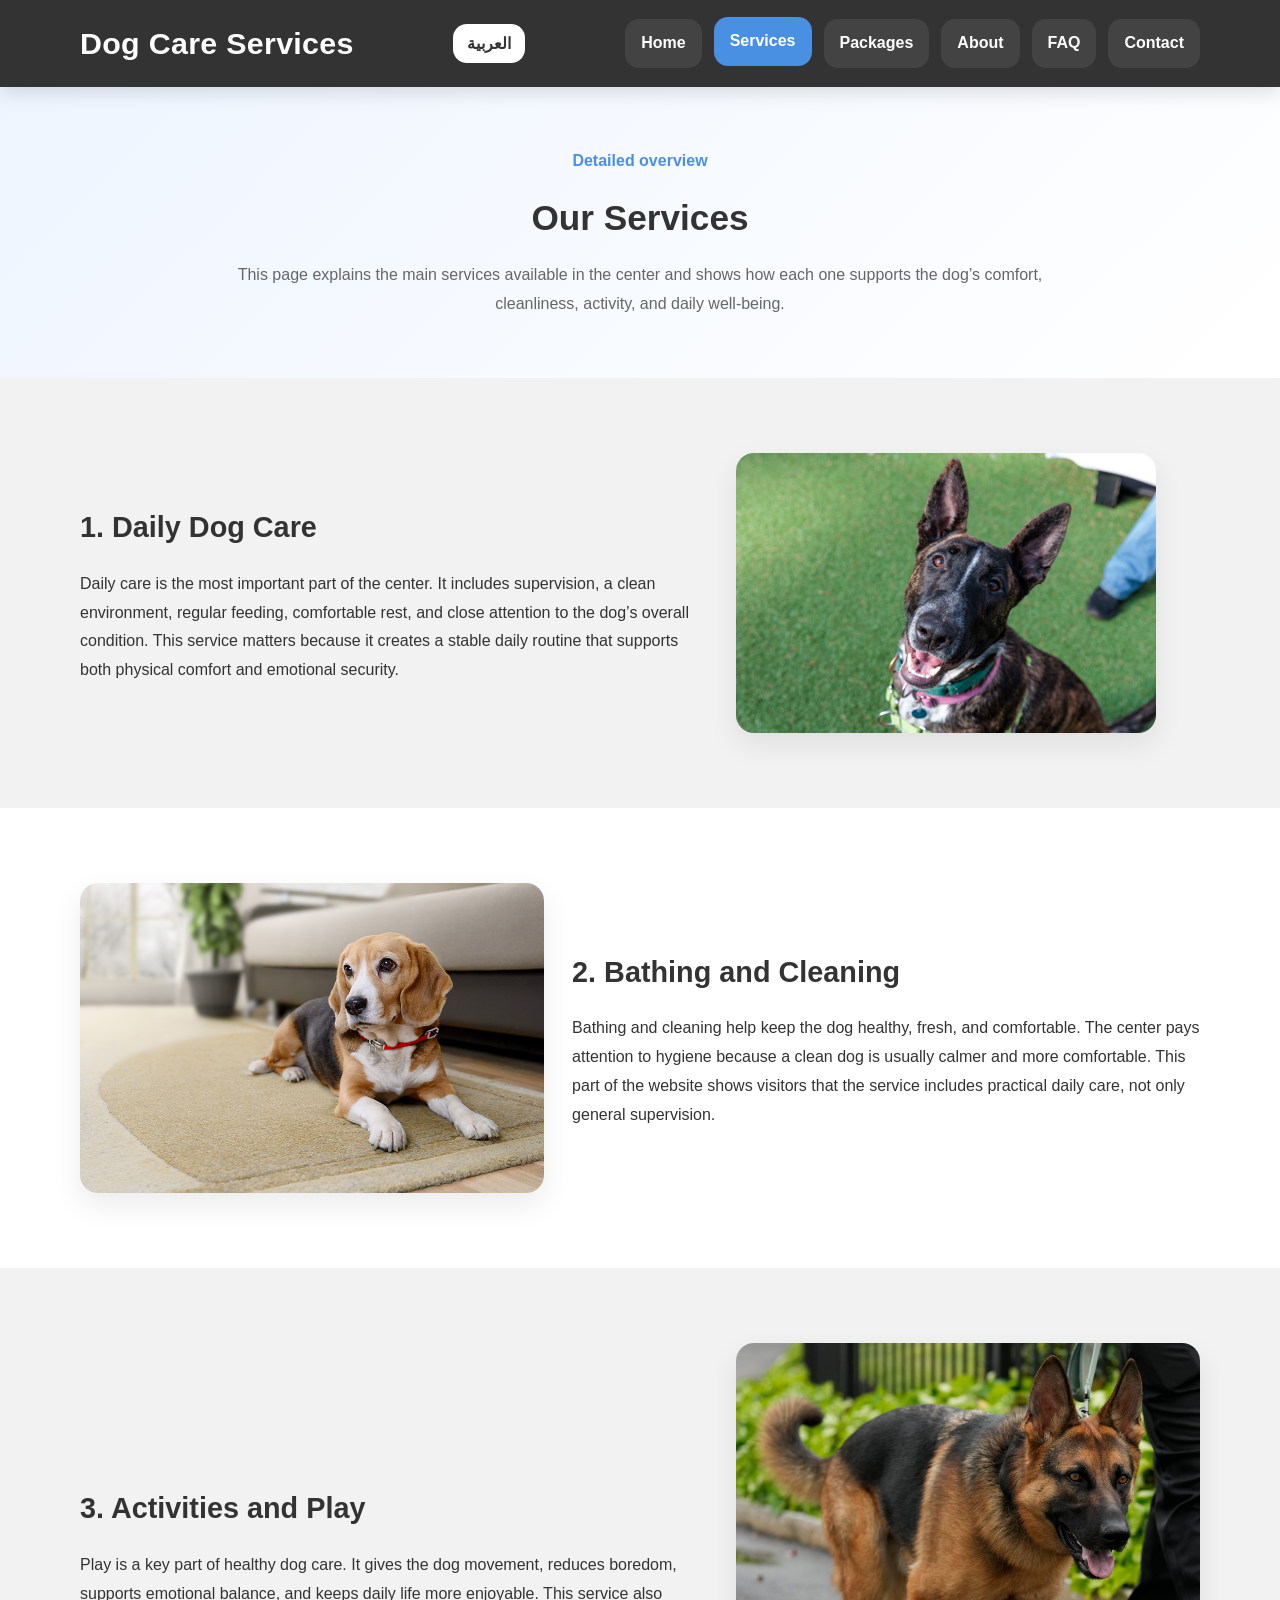
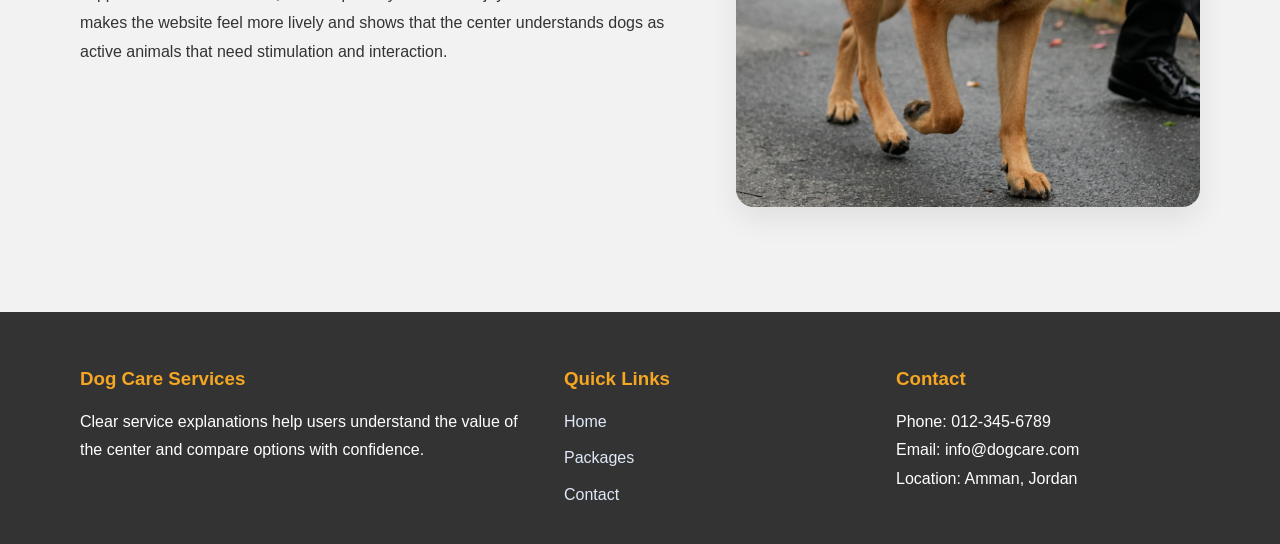
<file: dog-care-website v2/services.html>
<!DOCTYPE html>
<html lang="en" dir="ltr">
<head>
  <meta charset="UTF-8" />
  <meta name="viewport" content="width=device-width, initial-scale=1.0" />
  <title>Dog Care Services - Services</title>
  <link rel="stylesheet" href="css/style.css" />
</head>
<body data-title-en="Dog Care Services - Services" data-title-ar="خدمات رعاية الكلاب - الخدمات">

  <header class="site-header">
    <div class="container header-wrap">
      <a href="index.html" class="brand" data-en="Dog Care Services" data-ar="خدمات رعاية الكلاب">Dog Care Services</a>
      <div class="header-actions">
        <button class="lang-btn" id="lang-toggle" type="button">العربية</button>
        <button class="menu-btn" id="menu-toggle" type="button">☰</button>
      </div>
      <nav class="site-nav" id="nav-menu">
        <a href="index.html" data-en="Home" data-ar="الرئيسية">Home</a>
        <a href="services.html" class="active" data-en="Services" data-ar="الخدمات">Services</a>
        <a href="packages.html" data-en="Packages" data-ar="الحزم">Packages</a>
        <a href="about.html" data-en="About" data-ar="عن الشركة">About</a>
        <a href="faq.html" data-en="FAQ" data-ar="الأسئلة الشائعة">FAQ</a>
        <a href="contact.html" data-en="Contact" data-ar="تواصل معنا">Contact</a>
      </nav>
    </div>
  </header>

  <main>
    <section class="page-banner">
      <div class="container">
        <span data-en="Detailed overview" data-ar="نظرة تفصيلية">Detailed overview</span>
        <h1 data-en="Our Services" data-ar="خدماتنا">Our Services</h1>
        <p data-en="This page explains the main services available in the center and shows how each one supports the dog’s comfort, cleanliness, activity, and daily well-being." data-ar="تشرح هذه الصفحة الخدمات الرئيسية المتوفرة في المركز وتوضح كيف تدعم كل خدمة راحة الكلب ونظافته ونشاطه ورفاهيته اليومية.">
          This page explains the main services available in the center and shows how each one supports the dog’s comfort, cleanliness, activity, and daily well-being.
        </p>
      </div>
    </section>

    <section class="section">
      <div class="container service-layout">
        <div class="service-text-block">
          <h2 data-en="1. Daily Dog Care" data-ar="1. الرعاية اليومية للكلاب">1. Daily Dog Care</h2>
          <p data-en="Daily care is the most important part of the center. It includes supervision, a clean environment, regular feeding, comfortable rest, and close attention to the dog’s overall condition. This service matters because it creates a stable daily routine that supports both physical comfort and emotional security." data-ar="تُعد الرعاية اليومية أهم جزء في المركز. وتشمل الإشراف والبيئة النظيفة والتغذية المنتظمة والراحة المريحة والمتابعة القريبة لحالة الكلب العامة. وتكمن أهمية هذه الخدمة في أنها تنشئ روتينًا يوميًا ثابتًا يدعم الراحة الجسدية والشعور النفسي بالأمان.">
            Daily care is the most important part of the center. It includes supervision, a clean environment, regular feeding, comfortable rest, and close attention to the dog’s overall condition. This service matters because it creates a stable daily routine that supports both physical comfort and emotional security.
          </p>
        </div>
        <div class="service-image-block">
          <img src="images/7a36758b-779e-4fc8-817e-d73d545b0ef6.png" alt="Daily dog care" />
        </div>
      </div>
    </section>

    <section class="section alt-bg">
      <div class="container service-layout reverse">
        <div class="service-text-block">
          <h2 data-en="2. Bathing and Cleaning" data-ar="2. الاستحمام والتنظيف">2. Bathing and Cleaning</h2>
          <p data-en="Bathing and cleaning help keep the dog healthy, fresh, and comfortable. The center pays attention to hygiene because a clean dog is usually calmer and more comfortable. This part of the website shows visitors that the service includes practical daily care, not only general supervision." data-ar="يساعد الاستحمام والتنظيف على بقاء الكلب بصحة جيدة وانتعاش وراحة. ويهتم المركز بالنظافة لأن الكلب النظيف يكون عادة أكثر هدوءًا وراحة. ويبين هذا الجزء من الموقع للزائر أن الخدمة تشمل الرعاية اليومية العملية، لا الإشراف العام فقط.">
            Bathing and cleaning help keep the dog healthy, fresh, and comfortable. The center pays attention to hygiene because a clean dog is usually calmer and more comfortable. This part of the website shows visitors that the service includes practical daily care, not only general supervision.
          </p>
        </div>
        <div class="service-image-block">
          <img src="images/small-breeds-hero.png" alt="Bath and cleaning" />
        </div>
      </div>
    </section>

    <section class="section">
      <div class="container service-layout">
        <div class="service-text-block">
          <h2 data-en="3. Activities and Play" data-ar="3. الأنشطة واللعب">3. Activities and Play</h2>
          <p data-en="Play is a key part of healthy dog care. It gives the dog movement, reduces boredom, supports emotional balance, and keeps daily life more enjoyable. This service also makes the website feel more lively and shows that the center understands dogs as active animals that need stimulation and interaction." data-ar="يُعد اللعب جزءًا أساسيًا من الرعاية الصحية للكلاب. فهو يمنح الكلب الحركة ويقلل الملل ويدعم التوازن النفسي ويجعل الحياة اليومية أكثر متعة. كما يجعل هذا القسم الموقع أكثر حيوية ويبين أن المركز يفهم الكلاب بوصفها حيوانات نشطة تحتاج إلى التحفيز والتفاعل.">
            Play is a key part of healthy dog care. It gives the dog movement, reduces boredom, supports emotional balance, and keeps daily life more enjoyable. This service also makes the website feel more lively and shows that the center understands dogs as active animals that need stimulation and interaction.
          </p>
        </div>
        <div class="service-image-block">
          <img src="images/dog-activity.png" alt="Activities and play" />
        </div>
      </div>
    </section>
  </main>

  <footer class="site-footer">
    <div class="container footer-grid">
      <div>
        <h3 data-en="Dog Care Services" data-ar="خدمات رعاية الكلاب">Dog Care Services</h3>
        <p data-en="Clear service explanations help users understand the value of the center and compare options with confidence." data-ar="تساعد الشروحات الواضحة للخدمات المستخدم على فهم قيمة المركز ومقارنة الخيارات بثقة.">
          Clear service explanations help users understand the value of the center and compare options with confidence.
        </p>
      </div>
      <div>
        <h3 data-en="Quick Links" data-ar="روابط سريعة">Quick Links</h3>
        <ul class="footer-links">
          <li><a href="index.html" data-en="Home" data-ar="الرئيسية">Home</a></li>
          <li><a href="packages.html" data-en="Packages" data-ar="الحزم">Packages</a></li>
          <li><a href="contact.html" data-en="Contact" data-ar="تواصل معنا">Contact</a></li>
        </ul>
      </div>
      <div>
        <h3 data-en="Contact" data-ar="التواصل">Contact</h3>
        <p data-en="Phone: 012-345-6789" data-ar="الهاتف: 012-345-6789">Phone: 012-345-6789</p>
        <p data-en="Email: info@dogcare.com" data-ar="البريد: info@dogcare.com">Email: info@dogcare.com</p>
        <p data-en="Location: Amman, Jordan" data-ar="الموقع: عمّان، الأردن">Location: Amman, Jordan</p>
      </div>
    </div>
  </footer>

  <script src="js/script.js"></script>
</body>
</html>
</file>
<file: dog-care-website v2/css/style.css>
:root {
  --dark: #333333;
  --light-gray: #F2F2F2;
  --white: #FFFFFF;
  --orange: #F5A623;
  --blue: #4A90E2;
  --green: #6FCF97;

  --text: #333333;
  --muted: #666666;
  --soft-blue: #eef5ff;
  --soft-green: #effaf3;
  --soft-orange: #fff6e9;

  --shadow: 0 12px 30px rgba(0, 0, 0, 0.08);
  --shadow-hover: 0 18px 35px rgba(0, 0, 0, 0.12);
  --radius: 20px;
  --transition: 0.3s ease;
}

* {
  margin: 0;
  padding: 0;
  box-sizing: border-box;
  font-family: Arial, sans-serif;
}

html {
  scroll-behavior: smooth;
}

body {
  background: var(--light-gray);
  color: var(--text);
  line-height: 1.8;
}

body.rtl {
  direction: rtl;
}

img {
  max-width: 100%;
  display: block;
  border-radius: 18px;
}

a {
  text-decoration: none;
  transition: var(--transition);
}

ul {
  list-style: none;
}

button,
input,
textarea {
  font-family: inherit;
}

.container {
  width: min(1120px, 92%);
  margin: 0 auto;
}

/* Header */
.site-header {
  background: var(--dark);
  position: sticky;
  top: 0;
  z-index: 1000;
  box-shadow: 0 6px 18px rgba(0, 0, 0, 0.12);
}

.header-wrap {
  display: flex;
  align-items: center;
  justify-content: space-between;
  gap: 18px;
  padding: 16px 0;
  flex-wrap: wrap;
}

.brand {
  color: var(--white);
  font-size: 1.9rem;
  font-weight: 800;
  letter-spacing: 0.3px;
}

.brand:hover {
  color: var(--orange);
}

.header-actions {
  display: flex;
  gap: 10px;
}

.lang-btn,
.menu-btn {
  border: none;
  cursor: pointer;
  border-radius: 14px;
  padding: 10px 14px;
  font-size: 1rem;
  font-weight: 700;
  transition: var(--transition);
}

.lang-btn {
  background: var(--white);
  color: var(--dark);
}

.lang-btn:hover {
  background: var(--orange);
  color: var(--white);
}

.menu-btn {
  background: var(--orange);
  color: var(--white);
  display: none;
}

.menu-btn:hover {
  background: var(--blue);
}

.site-nav {
  display: flex;
  gap: 12px;
  align-items: center;
}

.site-nav a {
  color: var(--white);
  background: rgba(255, 255, 255, 0.08);
  padding: 10px 16px;
  border-radius: 14px;
  font-weight: 700;
}

.site-nav a:hover,
.site-nav a.active {
  background: var(--blue);
  transform: translateY(-2px);
}

/* Hero */
.hero-section {
  background: linear-gradient(135deg, var(--white), var(--soft-blue));
  padding: 80px 0 55px;
}

.hero-grid {
  display: grid;
  grid-template-columns: 1.1fr 0.9fr;
  gap: 36px;
  align-items: center;
}

.eyebrow {
  display: inline-block;
  margin-bottom: 14px;
  background: rgba(74, 144, 226, 0.12);
  color: var(--blue);
  padding: 8px 14px;
  border-radius: 999px;
  font-weight: 700;
}

.hero-text h1 {
  font-size: 2.5rem;
  line-height: 1.35;
  margin-bottom: 18px;
  color: var(--dark);
}

.hero-text p {
  font-size: 1.05rem;
  margin-bottom: 24px;
  color: var(--muted);
}

.hero-buttons {
  display: flex;
  gap: 12px;
  flex-wrap: wrap;
}

.hero-image-card {
  background: var(--white);
  padding: 14px;
  border-radius: 24px;
  box-shadow: var(--shadow);
  transition: var(--transition);
}

.hero-image-card:hover {
  transform: translateY(-4px);
  box-shadow: var(--shadow-hover);
}

/* Buttons */
.primary-btn,
.secondary-btn {
  display: inline-flex;
  align-items: center;
  justify-content: center;
  min-width: 160px;
  border-radius: 14px;
  padding: 13px 22px;
  font-weight: 700;
  transition: var(--transition);
}

.primary-btn {
  background: var(--orange);
  color: var(--white);
  border: none;
}

.primary-btn:hover {
  background: var(--blue);
  transform: translateY(-2px);
}

.secondary-btn {
  background: var(--white);
  color: var(--blue);
  border: 2px solid var(--blue);
}

.secondary-btn:hover {
  background: var(--blue);
  color: var(--white);
  transform: translateY(-2px);
}

/* Sections */
.section {
  padding: 75px 0;
}

.alt-bg {
  background: var(--white);
}

.section-heading {
  text-align: center;
  margin-bottom: 36px;
}

.section-heading span {
  display: inline-block;
  color: var(--blue);
  font-weight: 700;
  margin-bottom: 8px;
}

.section-heading h2 {
  font-size: 2rem;
  margin-bottom: 12px;
  color: var(--dark);
}

.section-heading p {
  max-width: 820px;
  margin: 0 auto;
  color: var(--muted);
}

.card-grid {
  display: grid;
  gap: 24px;
}

.three-cols {
  grid-template-columns: repeat(3, 1fr);
}

.info-card,
.package-card,
.contact-info-card,
.faq-item,
.contact-box,
.about-card {
  background: var(--white);
  border-radius: var(--radius);
  box-shadow: var(--shadow);
  transition: var(--transition);
}

.info-card:hover,
.package-card:hover,
.image-card:hover,
.about-card:hover {
  transform: translateY(-5px);
  box-shadow: var(--shadow-hover);
}

.info-card {
  padding: 26px;
  border-top: 6px solid var(--orange);
}

.info-card h3 {
  color: var(--blue);
  margin-bottom: 12px;
  font-size: 1.3rem;
}

.service-highlight-grid {
  display: grid;
  grid-template-columns: repeat(3, 1fr);
  gap: 24px;
}

.image-card {
  background: var(--white);
  border-radius: var(--radius);
  overflow: hidden;
  box-shadow: var(--shadow);
  transition: var(--transition);
}

.image-card img {
  width: 100%;
  height: 240px;
  object-fit: cover;
  border-radius: 0;
}

.image-card-text {
  padding: 20px;
}

.image-card-text h3 {
  color: var(--blue);
  margin-bottom: 10px;
}

/* Banner */
.page-banner {
  padding: 60px 0;
  background: linear-gradient(135deg, var(--soft-blue), var(--white));
  text-align: center;
}

.page-banner span {
  display: inline-block;
  margin-bottom: 10px;
  color: var(--blue);
  font-weight: 700;
}

.page-banner h1 {
  font-size: 2.2rem;
  margin-bottom: 12px;
  color: var(--dark);
}

.page-banner p {
  max-width: 850px;
  margin: 0 auto;
  color: var(--muted);
}

/* Services */
.service-layout {
  display: grid;
  grid-template-columns: 1.15fr 0.85fr;
  gap: 28px;
  align-items: center;
}

.service-layout.reverse {
  grid-template-columns: 0.85fr 1.15fr;
}

.service-layout.reverse .service-text-block {
  order: 2;
}

.service-layout.reverse .service-image-block {
  order: 1;
}

.service-text-block h2 {
  font-size: 1.8rem;
  color: var(--dark);
  margin-bottom: 16px;
}

.service-image-block img {
  box-shadow: var(--shadow);
}

/* Packages */
.package-top {
  display: grid;
  grid-template-columns: 1fr 0.8fr;
  gap: 28px;
  align-items: center;
}

.package-top-text h2 {
  font-size: 1.8rem;
  color: var(--dark);
  margin-bottom: 14px;
}

.package-grid {
  display: grid;
  grid-template-columns: repeat(3, 1fr);
  gap: 24px;
}

.package-card {
  padding: 28px;
}

.package-card h3 {
  color: var(--dark);
  margin-bottom: 8px;
  font-size: 1.4rem;
}

.package-price {
  color: var(--orange);
  font-weight: 800;
  margin-bottom: 16px;
  font-size: 1.2rem;
}

.package-card ul {
  margin-bottom: 18px;
  padding-inline-start: 18px;
  list-style: disc;
}

.package-card li {
  margin-bottom: 8px;
}

.package-card.premium {
  border-top: 8px solid var(--orange);
}

.package-card.classic {
  border-top: 8px solid var(--blue);
}

.package-card.daily {
  border-top: 8px solid var(--green);
}

/* About */
.about-layout {
  display: grid;
  grid-template-columns: 1fr 1fr;
  gap: 28px;
  align-items: center;
}

.about-card {
  padding: 28px;
}

.about-card h2 {
  color: var(--dark);
  margin-bottom: 14px;
}

.about-card p {
  color: var(--muted);
  margin-bottom: 12px;
}

.about-image img {
  box-shadow: var(--shadow);
}

/* FAQ */
.faq-layout {
  display: grid;
  grid-template-columns: 0.8fr 1.2fr;
  gap: 28px;
  align-items: start;
}

.faq-item {
  padding: 0;
  overflow: hidden;
  margin-bottom: 18px;
}

.faq-item summary {
  cursor: pointer;
  list-style: none;
  padding: 18px 20px;
  font-weight: 700;
  color: var(--dark);
  background: var(--white);
  transition: var(--transition);
}

.faq-item summary:hover {
  background: var(--soft-blue);
}

.faq-item summary::-webkit-details-marker {
  display: none;
}

.faq-item p {
  padding: 0 20px 18px;
  color: var(--muted);
}

/* Contact */
.contact-layout {
  display: grid;
  grid-template-columns: 1.1fr 0.9fr;
  gap: 28px;
}

.contact-box {
  padding: 28px;
}

.contact-box h2 {
  color: var(--dark);
  margin-bottom: 10px;
}

.contact-box p {
  margin-bottom: 18px;
  color: var(--muted);
}

.contact-form {
  display: grid;
  gap: 14px;
}

.contact-form input,
.contact-form textarea {
  width: 100%;
  padding: 14px 16px;
  border: 1px solid #d7deea;
  border-radius: 14px;
  font-size: 1rem;
  outline: none;
  transition: var(--transition);
  background: var(--light-gray);
}

.contact-form input:focus,
.contact-form textarea:focus {
  border-color: var(--blue);
  background: var(--white);
  box-shadow: 0 0 0 4px rgba(74, 144, 226, 0.12);
}

.contact-form button {
  cursor: pointer;
}

.contact-side {
  display: grid;
  gap: 18px;
}

.contact-image img {
  box-shadow: var(--shadow);
}

.contact-info-card {
  padding: 24px;
  border-top: 6px solid var(--green);
}

.contact-info-card h3 {
  color: var(--blue);
  margin-bottom: 12px;
}

/* CTA */
.cta-section {
  padding: 20px 0 75px;
}

.cta-box {
  background: linear-gradient(135deg, var(--blue), var(--green));
  color: var(--white);
  border-radius: 24px;
  padding: 30px;
  display: flex;
  align-items: center;
  justify-content: space-between;
  gap: 18px;
  box-shadow: var(--shadow);
}

.cta-box h2 {
  margin-bottom: 8px;
}

/* Footer */
.site-footer {
  background: var(--dark);
  color: var(--white);
  margin-top: 30px;
  padding: 50px 0 26px;
}

.footer-grid {
  display: grid;
  grid-template-columns: 1.2fr 0.8fr 0.8fr;
  gap: 28px;
}

.footer-grid h3 {
  margin-bottom: 12px;
  color: var(--orange);
}

.footer-links li {
  margin-bottom: 8px;
}

.footer-links a {
  color: #dfe9f7;
}

.footer-links a:hover {
  color: var(--green);
}

/* RTL */
body.rtl .header-wrap,
body.rtl .hero-grid,
body.rtl .service-layout,
body.rtl .package-top,
body.rtl .about-layout,
body.rtl .faq-layout,
body.rtl .contact-layout,
body.rtl .cta-box {
  direction: rtl;
}

body.rtl .package-card ul {
  padding-inline-start: 0;
  padding-inline-end: 18px;
}

/* Responsive */
@media (max-width: 992px) {
  .hero-grid,
  .service-layout,
  .service-layout.reverse,
  .package-top,
  .about-layout,
  .faq-layout,
  .contact-layout {
    grid-template-columns: 1fr;
  }

  .service-layout.reverse .service-text-block,
  .service-layout.reverse .service-image-block {
    order: initial;
  }

  .three-cols,
  .service-highlight-grid,
  .package-grid,
  .footer-grid {
    grid-template-columns: 1fr 1fr;
  }
}

@media (max-width: 768px) {
  .menu-btn {
    display: inline-block;
  }

  .site-nav {
    display: none;
    width: 100%;
    flex-direction: column;
    align-items: stretch;
    padding-top: 10px;
  }

  .site-nav.show {
    display: flex;
  }

  .site-nav a {
    text-align: center;
  }

  .brand {
    font-size: 1.5rem;
  }

  .hero-text h1 {
    font-size: 1.9rem;
  }

  .page-banner h1,
  .section-heading h2 {
    font-size: 1.7rem;
  }

  .three-cols,
  .service-highlight-grid,
  .package-grid,
  .footer-grid {
    grid-template-columns: 1fr;
  }

  .cta-box {
    flex-direction: column;
    align-items: flex-start;
  }

  body.rtl .cta-box {
    align-items: flex-end;
  }
}
</file>
